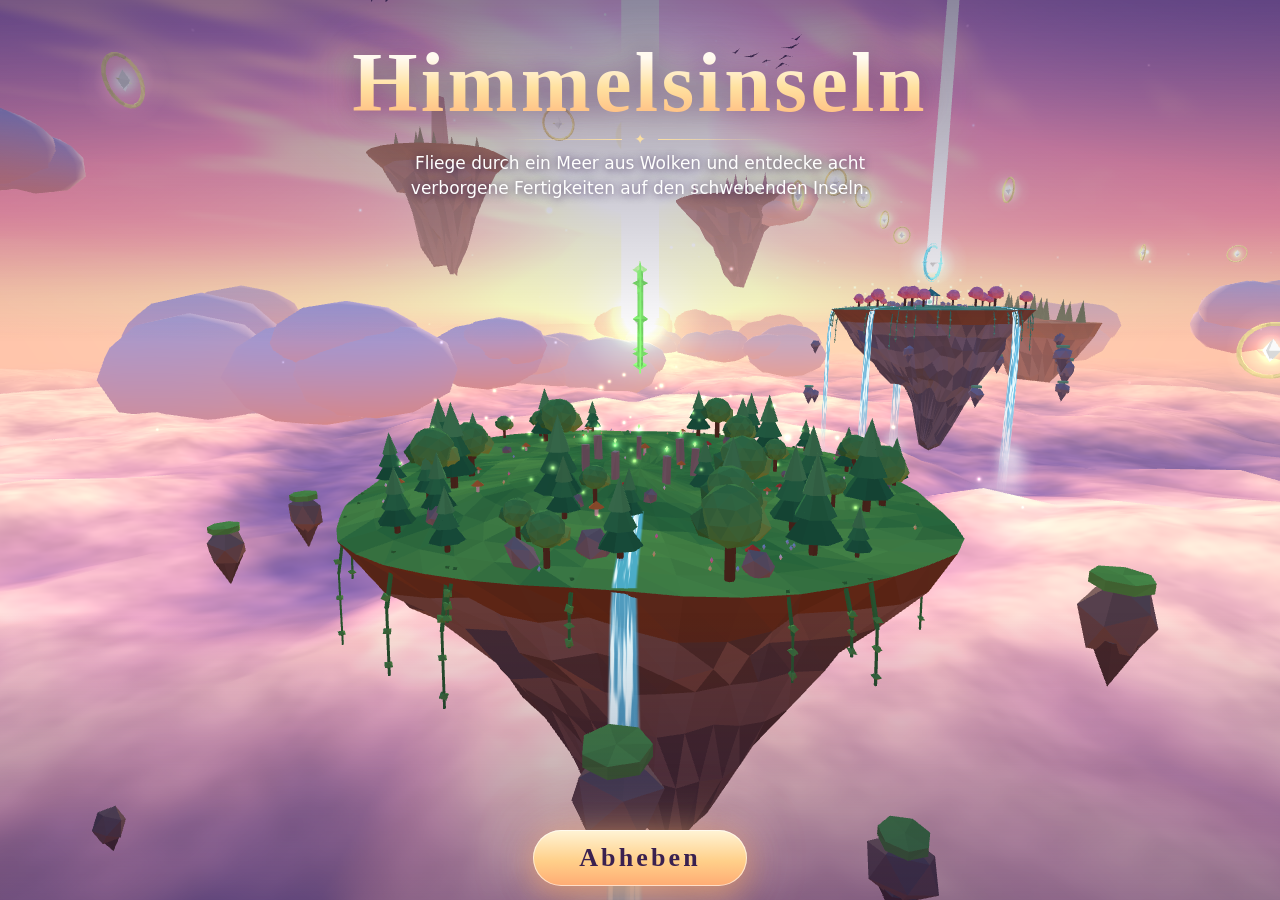
<file: himmelsinseln/index.html>
<!doctype html>
<html lang="de">
<head>
<meta charset="utf-8">
<title>Himmelsinseln</title>
<meta name="viewport" content="width=device-width, initial-scale=1, maximum-scale=1, user-scalable=no, viewport-fit=cover">
<meta name="description" content="Fliege durch ein Meer aus Wolken und entdecke acht verborgene Fertigkeiten.">
<meta name="theme-color" content="#2b2f6e">
<meta name="mobile-web-app-capable" content="yes">
<meta name="apple-mobile-web-app-capable" content="yes">
<meta name="apple-mobile-web-app-status-bar-style" content="black-translucent">
<meta name="apple-mobile-web-app-title" content="Himmelsinseln">
<meta name="format-detection" content="telephone=no">
<link rel="manifest" href="./manifest.webmanifest">
<link rel="icon" type="image/png" sizes="192x192" href="./icons/icon-192.png">
<link rel="apple-touch-icon" href="./icons/apple-touch-icon.png">
<script type="importmap">{"imports":{"three":"./vendor/three.module.min.js"}}</script>
<style>
:root{
  --gold:#ffe1a0; --gold2:#ffb86b; --ink:#1b1740; --glass:rgba(28,22,66,.42); --line:rgba(255,235,200,.28);
  --st:env(safe-area-inset-top,0px); --sr:env(safe-area-inset-right,0px); --sb:env(safe-area-inset-bottom,0px); --sl:env(safe-area-inset-left,0px);
  --serif: ui-serif,"Iowan Old Style","Palatino Linotype",Palatino,"Book Antiqua",Georgia,serif;
  --sans: system-ui,-apple-system,"Segoe UI",Roboto,"Helvetica Neue",Arial,sans-serif;
}
*{box-sizing:border-box;-webkit-tap-highlight-color:transparent}
html,body{margin:0;height:100%;overflow:hidden;background:#2b2f6e;color:#fff;font-family:var(--sans);
  touch-action:none;overscroll-behavior:none;-webkit-user-select:none;user-select:none;-webkit-touch-callout:none}
body{position:fixed;inset:0;background:linear-gradient(#2b2f6e,#b78ad0 55%,#ffc7a6)}
canvas#c{position:fixed;inset:0;width:100%;height:100%;display:block;touch-action:none}
button{font:inherit;color:inherit;border:0;background:none;cursor:pointer;touch-action:none}
.hidden{display:none!important}

/* ---------- HUD ---------- */
#hud{position:fixed;inset:0;pointer-events:none;opacity:0;transition:opacity .8s}
#hud.on{opacity:1}
#top{position:absolute;left:calc(var(--sl) + 12px);right:calc(var(--sr) + 12px);top:calc(var(--st) + 10px);
  display:flex;align-items:flex-start;justify-content:space-between;gap:8px}
.pill{pointer-events:auto;background:var(--glass);border:1px solid var(--line);border-radius:999px;
  -webkit-backdrop-filter:blur(10px);backdrop-filter:blur(10px);box-shadow:0 4px 18px rgba(20,10,60,.25);
  text-shadow:0 1px 2px rgba(20,10,60,.5)}
#count{display:flex;align-items:center;gap:9px;padding:7px 14px 7px 11px;font-weight:600;font-size:14px;letter-spacing:.02em}
#count .star{color:var(--gold);font-size:16px;filter:drop-shadow(0 0 6px rgba(255,210,130,.9))}
#count small{font-weight:500;opacity:.85;font-size:12px}
#dots{display:flex;gap:4px}
#dots i{width:8px;height:8px;border-radius:50%;background:rgba(255,255,255,.22);border:1px solid rgba(255,255,255,.3);transition:all .5s}
#dots i.on{background:var(--c,#ffe1a0);border-color:#fff;box-shadow:0 0 8px var(--c,#ffe1a0)}
#compass{display:flex;align-items:center;gap:9px;padding:6px 14px 6px 8px;font-size:13px;min-width:0}
#arrow{width:28px;height:28px;flex:none;border-radius:50%;background:rgba(255,255,255,.12);display:grid;place-items:center}
#arrow svg{width:18px;height:18px;transition:transform .12s linear;filter:drop-shadow(0 0 5px rgba(255,220,150,.9))}
#compass b{display:block;font-family:var(--serif);font-weight:600;letter-spacing:.03em;white-space:nowrap}
#compass span{display:block;font-size:11px;opacity:.85;font-variant-numeric:tabular-nums;white-space:nowrap}
#mute{width:38px;height:38px;display:grid;place-items:center;font-size:17px;flex:none}
#toast{position:absolute;left:50%;top:calc(var(--st) + 62px);transform:translateX(-50%);padding:8px 16px;font-size:13px;
  max-width:86vw;text-align:center;opacity:0;transition:opacity .6s;border-radius:16px;pointer-events:none}
#toast.on{opacity:1}

#stickzone{position:absolute;left:0;top:0;bottom:0;width:50%;pointer-events:auto}
#stick{position:absolute;left:calc(var(--sl) + 34px);bottom:calc(var(--sb) + 30px);width:116px;height:116px;border-radius:50%;
  background:radial-gradient(circle,rgba(255,255,255,.05) 40%,rgba(255,255,255,.16));border:1.5px solid rgba(255,240,210,.4);
  box-shadow:inset 0 0 22px rgba(255,220,170,.18),0 4px 20px rgba(20,10,60,.2);opacity:.75;transition:opacity .2s;pointer-events:none}
#stick.act{opacity:1}
#knob{position:absolute;left:50%;top:50%;width:52px;height:52px;margin:-26px 0 0 -26px;border-radius:50%;
  background:radial-gradient(circle at 35% 30%,#fff6dc,#ffc98a 60%,#e89a66);box-shadow:0 0 18px rgba(255,205,140,.75),0 3px 8px rgba(40,20,60,.35)}
#btns{position:absolute;right:calc(var(--sr) + 26px);bottom:calc(var(--sb) + 26px);display:flex;align-items:flex-end;gap:14px;pointer-events:none}
.rb{pointer-events:auto;border-radius:50%;display:grid;place-items:center;text-align:center;font-weight:700;letter-spacing:.04em;
  text-shadow:0 1px 3px rgba(40,10,60,.6);transition:transform .08s,filter .08s;border:1.5px solid rgba(255,240,210,.5);
  -webkit-backdrop-filter:blur(8px);backdrop-filter:blur(8px)}
.rb.dn{transform:scale(.93);filter:brightness(1.3)}
#boost{width:96px;height:96px;font-size:14px;
  background:radial-gradient(circle,rgba(60,30,90,.55) 58%,transparent 59%),conic-gradient(#ffd98a calc(var(--e,60)*1%),rgba(255,255,255,.16) 0);
  box-shadow:0 0 24px rgba(255,190,110,.35)}
#boost small{display:block;font-size:20px;line-height:1}
#brake{width:62px;height:62px;font-size:10.5px;background:rgba(40,60,120,.45)}
#brake small{display:block;font-size:16px;line-height:1.1}

/* ---------- overlays ---------- */
.ov{position:fixed;inset:0;display:grid;place-items:center;padding:calc(var(--st) + 14px) calc(var(--sr) + 16px) calc(var(--sb) + 14px) calc(var(--sl) + 16px);
  transition:opacity .7s;z-index:5}
.ov.out{opacity:0;pointer-events:none}
#start{background:linear-gradient(rgba(24,16,60,.5),rgba(24,16,60,0) 38%,rgba(24,16,60,0) 68%,rgba(24,16,60,.42))}
#start .in{text-align:center;max-width:620px;height:100%;display:flex;flex-direction:column;align-items:center}
#start .sp{flex:1}
h1{font-family:var(--serif);font-weight:600;font-size:clamp(34px,min(10vw,17vh),84px);margin-top:min(3vh,30px)!important;margin:0;letter-spacing:.04em;line-height:1;
  background:linear-gradient(#fffaf0 20%,#ffe1a0 55%,#ffb37a);-webkit-background-clip:text;background-clip:text;color:transparent;
  filter:drop-shadow(0 3px 14px rgba(60,20,90,.55)) drop-shadow(0 0 30px rgba(255,200,140,.35))}
.orn{display:flex;align-items:center;justify-content:center;gap:12px;color:var(--gold);margin:6px 0 4px;font-size:14px;opacity:.95}
.orn::before,.orn::after{content:"";height:1px;width:min(22vw,110px);background:linear-gradient(90deg,transparent,var(--gold))}
.orn::after{transform:scaleX(-1)}
#start p{margin:0 auto;font-size:clamp(14px,2.4vw,17px);line-height:1.45;max-width:30em;text-shadow:0 1px 8px rgba(30,10,60,.8)}
.big{pointer-events:auto;font-family:var(--serif);font-size:clamp(20px,3.6vw,26px);letter-spacing:.12em;padding:13px 46px;border-radius:999px;color:#3a2150;font-weight:700;
  background:linear-gradient(#fff4d6,#ffd08a 55%,#ffab73);box-shadow:0 0 0 1px rgba(255,255,255,.6) inset,0 8px 30px rgba(255,170,100,.55),0 0 60px rgba(255,200,140,.35);
  animation:pulse 2.6s ease-in-out infinite}
.big:active{transform:scale(.96)}
@keyframes pulse{50%{box-shadow:0 0 0 1px rgba(255,255,255,.6) inset,0 8px 40px rgba(255,170,100,.8),0 0 90px rgba(255,200,140,.55)}}
.link{pointer-events:auto;display:inline-block;margin-top:14px;font-size:13px;opacity:.85;text-decoration:underline;text-underline-offset:3px;padding:6px 10px}
#rot{margin:8px 0 10px;font-size:12px;opacity:.8;display:none}
@media (orientation:portrait){#rot{display:block}}
#load{font-size:13px;letter-spacing:.1em;opacity:.9}

.card{pointer-events:auto;background:linear-gradient(160deg,rgba(54,38,110,.86),rgba(30,22,74,.9));border:1px solid rgba(255,225,160,.5);
  border-radius:22px;box-shadow:0 20px 60px rgba(15,5,50,.55),0 0 50px var(--c,rgba(255,210,140,.3));
  -webkit-backdrop-filter:blur(14px);backdrop-filter:blur(14px);text-align:center}
#cardwrap{position:fixed;inset:0;display:flex;justify-content:center;align-items:flex-start;pointer-events:none;z-index:4;padding:calc(var(--st) + 58px) 16px 0}
#card{width:min(540px,92vw);padding:12px 20px 12px 14px;transform:translateY(-20px) scale(.9);opacity:0;transition:transform .5s cubic-bezier(.2,1.4,.4,1),opacity .4s;
  display:grid;grid-template-columns:auto 1fr;column-gap:14px;align-items:center;text-align:left;pointer-events:none}
#card.on{transform:none;opacity:1;pointer-events:auto}
#card .ic{font-size:46px;line-height:1;grid-row:1 / span 5;filter:drop-shadow(0 0 16px var(--c,#ffe1a0))}
#card .k{font-size:10.5px;letter-spacing:.2em;text-transform:uppercase;color:var(--gold)}
#card h2{font-family:var(--serif);margin:1px 0 0;font-size:23px;letter-spacing:.03em;line-height:1.15}
#card .isl{font-size:11.5px;opacity:.75;margin-bottom:4px}
#card p{margin:0;font-size:13.5px;line-height:1.4;opacity:.95}
#card .tap{font-size:10.5px;opacity:.5;margin-top:4px}
@media (max-width:480px){#count small{display:none}#count{padding:7px 10px;gap:7px}#dots{gap:3px}#dots i{width:7px;height:7px}#compass{padding-right:11px}
  #cardwrap{padding-top:calc(var(--st) + 64px)}#toast{top:calc(var(--st) + 60px)}}

#panel,#fin{background:rgba(20,14,56,.55);-webkit-backdrop-filter:blur(6px);backdrop-filter:blur(6px)}
#panel .card,#fin .card{width:min(620px,94vw);max-height:100%;overflow:auto;padding:18px 20px;touch-action:pan-y}
.card h3{font-family:var(--serif);font-size:24px;margin:0 0 4px;letter-spacing:.04em;color:var(--gold)}
.card .sub{font-size:13px;opacity:.8;margin-bottom:12px}
#grid{display:grid;grid-template-columns:repeat(auto-fill,minmax(128px,1fr));gap:8px;margin-bottom:14px}
#grid div{border:1px solid rgba(255,255,255,.16);border-radius:14px;padding:9px 6px;background:rgba(255,255,255,.05);font-size:12px;opacity:.55}
#grid div.on{opacity:1;border-color:var(--c);box-shadow:0 0 14px -4px var(--c) inset}
#grid div b{display:block;font-family:var(--serif);font-size:14px;margin-top:2px}
#grid div i{font-style:normal;font-size:24px;display:block}
.row{display:flex;gap:10px;justify-content:center;flex-wrap:wrap}
.btn{pointer-events:auto;padding:10px 22px;border-radius:999px;font-weight:600;font-size:14px;border:1px solid var(--line);background:rgba(255,255,255,.1)}
.btn.pri{background:linear-gradient(#fff0cc,#ffc27e);color:#3a2150;border-color:#fff}
#fin .ic{font-size:46px}
</style>
</head>
<body>
<canvas id="c"></canvas>

<div id="hud">
  <div id="stickzone"></div>
  <div id="top">
    <button id="count" class="pill" aria-label="Fertigkeiten anzeigen"><span class="star">✦</span><span><span id="num">0/8</span> <small>Fertigkeiten</small></span><span id="dots"></span></button>
    <div id="compass" class="pill"><div id="arrow"><svg viewBox="0 0 24 24"><path d="M12 2 L19 20 L12 15.5 L5 20 Z" fill="#ffe1a0" stroke="#fff" stroke-width="1" stroke-linejoin="round"/></svg></div><div><b id="tname">–</b><span id="tdist"></span></div></div>
    <button id="mute" class="pill" aria-label="Ton an/aus">🔊</button>
  </div>
  <div id="toast" class="pill"></div>
  <div id="stick"><div id="knob"></div></div>
  <div id="btns">
    <button id="brake" class="rb"><span><small>🪶</small>Schweben</span></button>
    <button id="boost" class="rb"><span><small>✦</small>Schub</span></button>
  </div>
</div>

<div id="cardwrap"><div id="card" class="card"><div class="ic" id="cic"></div><div class="k">Neue Fertigkeit entdeckt</div><h2 id="cname"></h2><div class="isl" id="cisl"></div><p id="cdesc"></p><div class="tap">Tippen zum Weiterfliegen</div></div></div>

<div id="panel" class="ov out hidden"><div class="card"><h3>Fertigkeiten</h3><div class="sub" id="psub"></div><div id="grid"></div>
  <div class="row"><button class="btn pri" id="pclose">Weiterfliegen</button><button class="btn" id="preset">Neu starten</button></div></div></div>

<div id="fin" class="ov out hidden"><div class="card"><div class="ic">🌌</div><h3>Alle Fertigkeiten gemeistert!</h3>
  <p style="margin:6px 0 16px;font-size:15px;line-height:1.5">Die Himmelsinseln erstrahlen in deinem Licht.<br>Das Polarlicht tanzt dir zu Ehren – der Himmel gehört nun dir.</p>
  <div class="row"><button class="btn pri" id="fgo">Weiterfliegen</button><button class="btn" id="freset">Neu starten</button></div></div></div>

<div id="start" class="ov"><div class="in">
  <h1>Himmelsinseln</h1>
  <div class="orn">✦</div>
  <p>Fliege durch ein Meer aus Wolken und entdecke acht verborgene Fertigkeiten auf den schwebenden Inseln.</p>
  <div class="sp"></div>
  <div id="load">Die Inseln erwachen …</div>
  <button id="go" class="big hidden">Abheben</button>
  <button id="sreset" class="link hidden">Neu starten</button>
  <div id="rot">Tipp: Im Querformat ist die Aussicht am schönsten.</div>
</div></div>

<script type="module" src="./game.js"></script>
<script>
if ('serviceWorker' in navigator) {
  window.addEventListener('load', function () {
    navigator.serviceWorker.register('./sw.js').catch(function () {});
  });
}
</script>
</body>
</html>
</file>
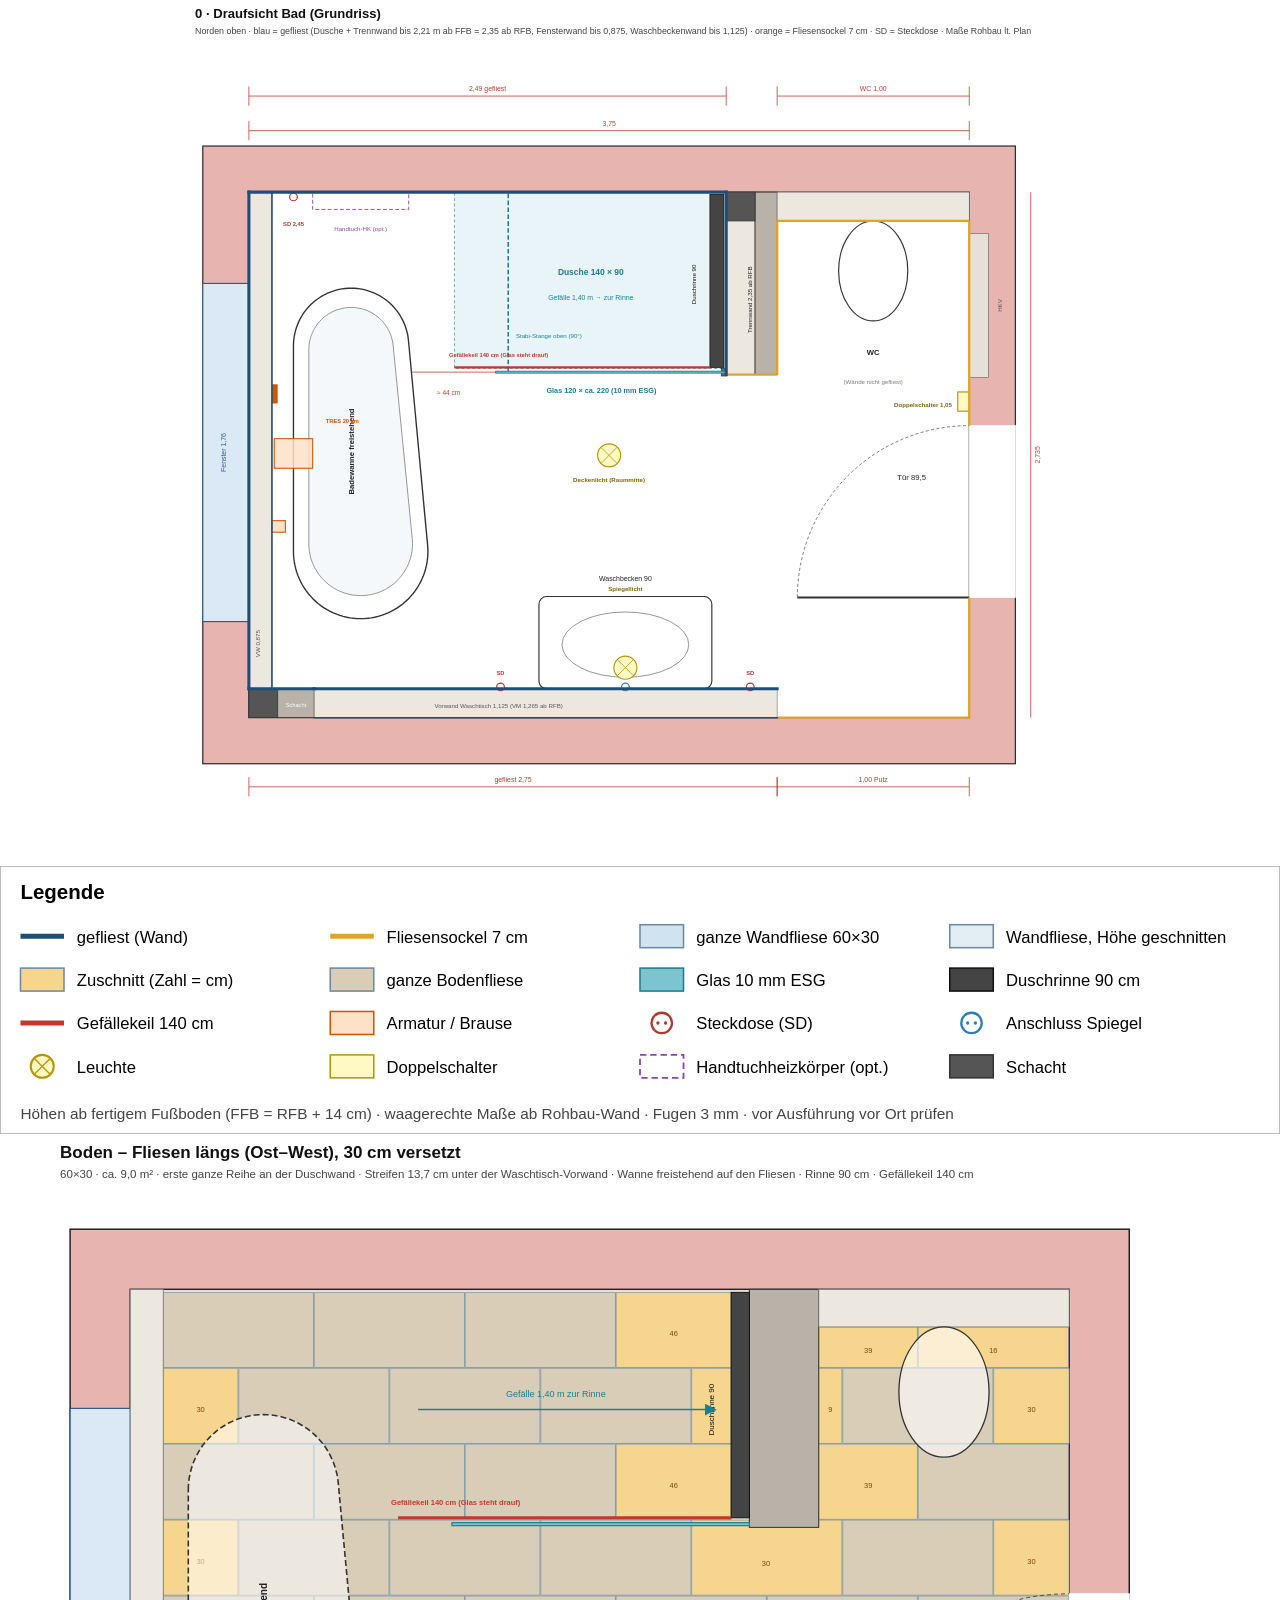
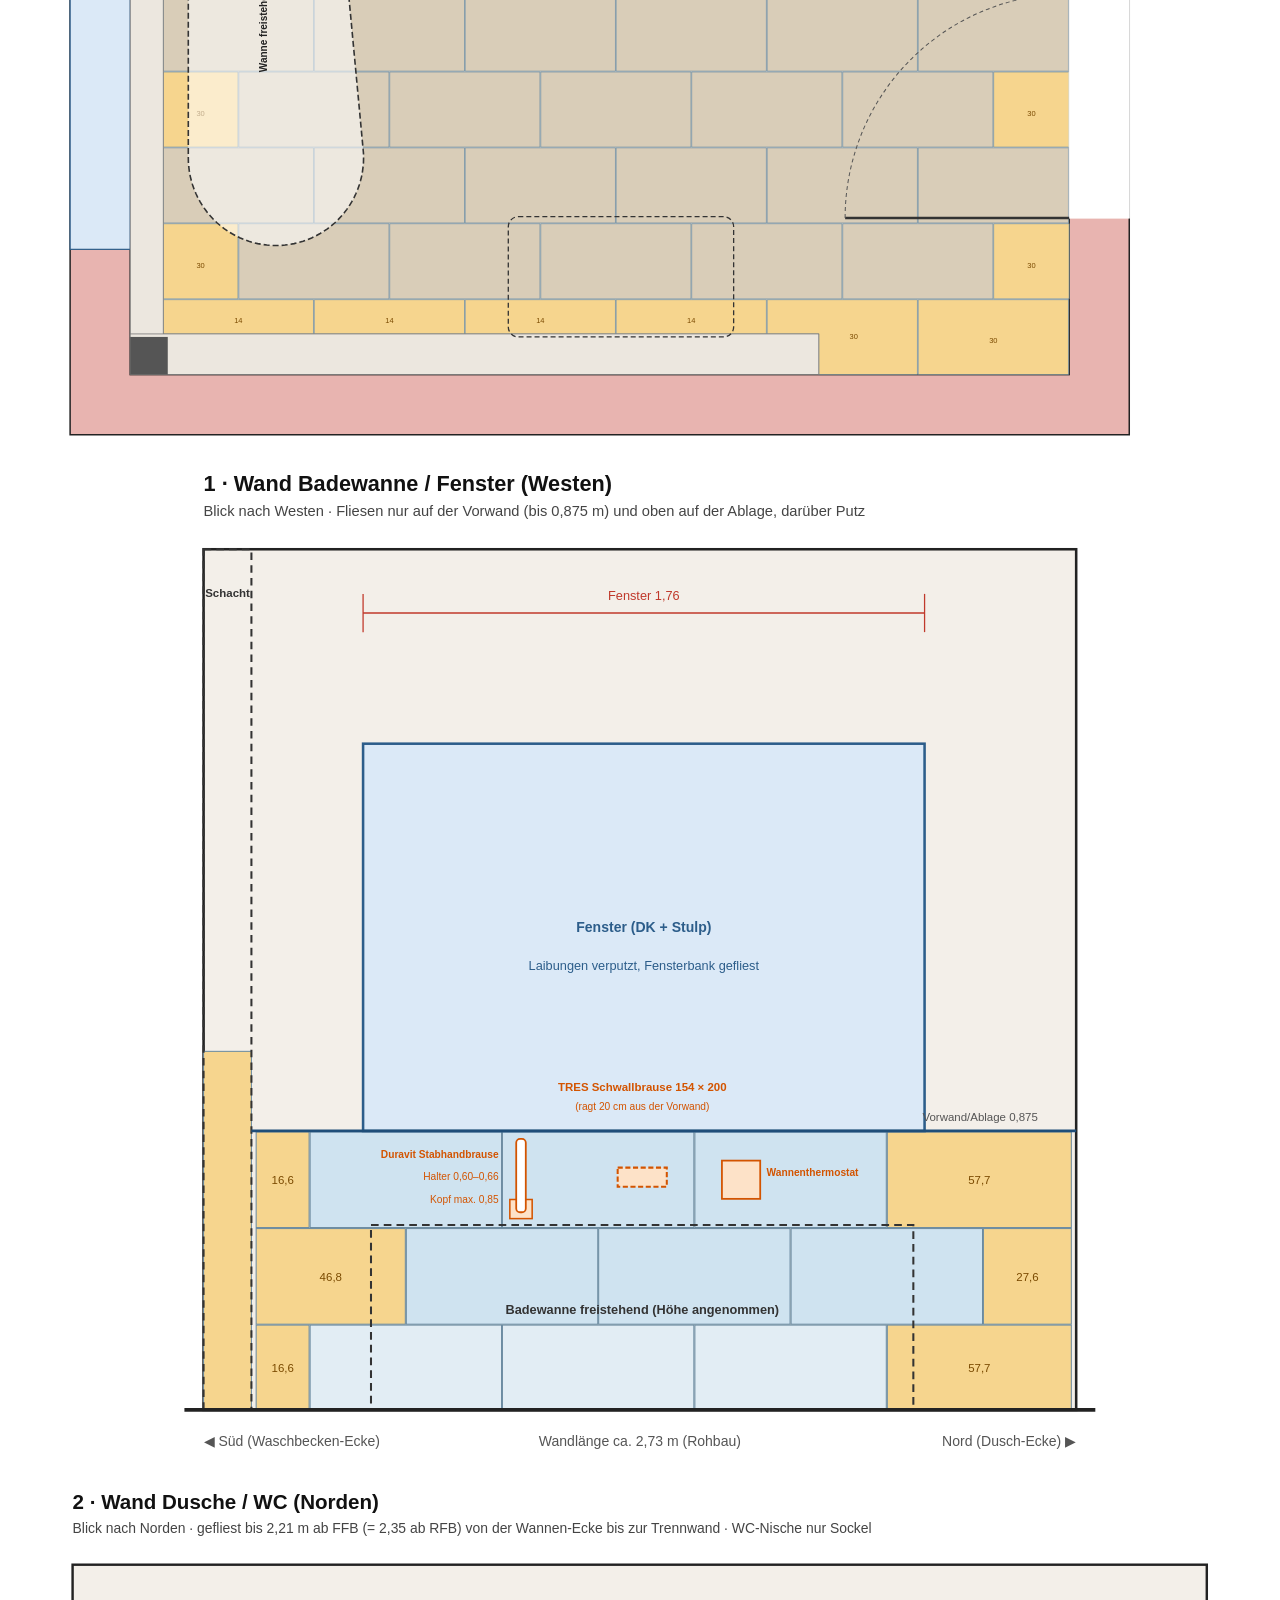
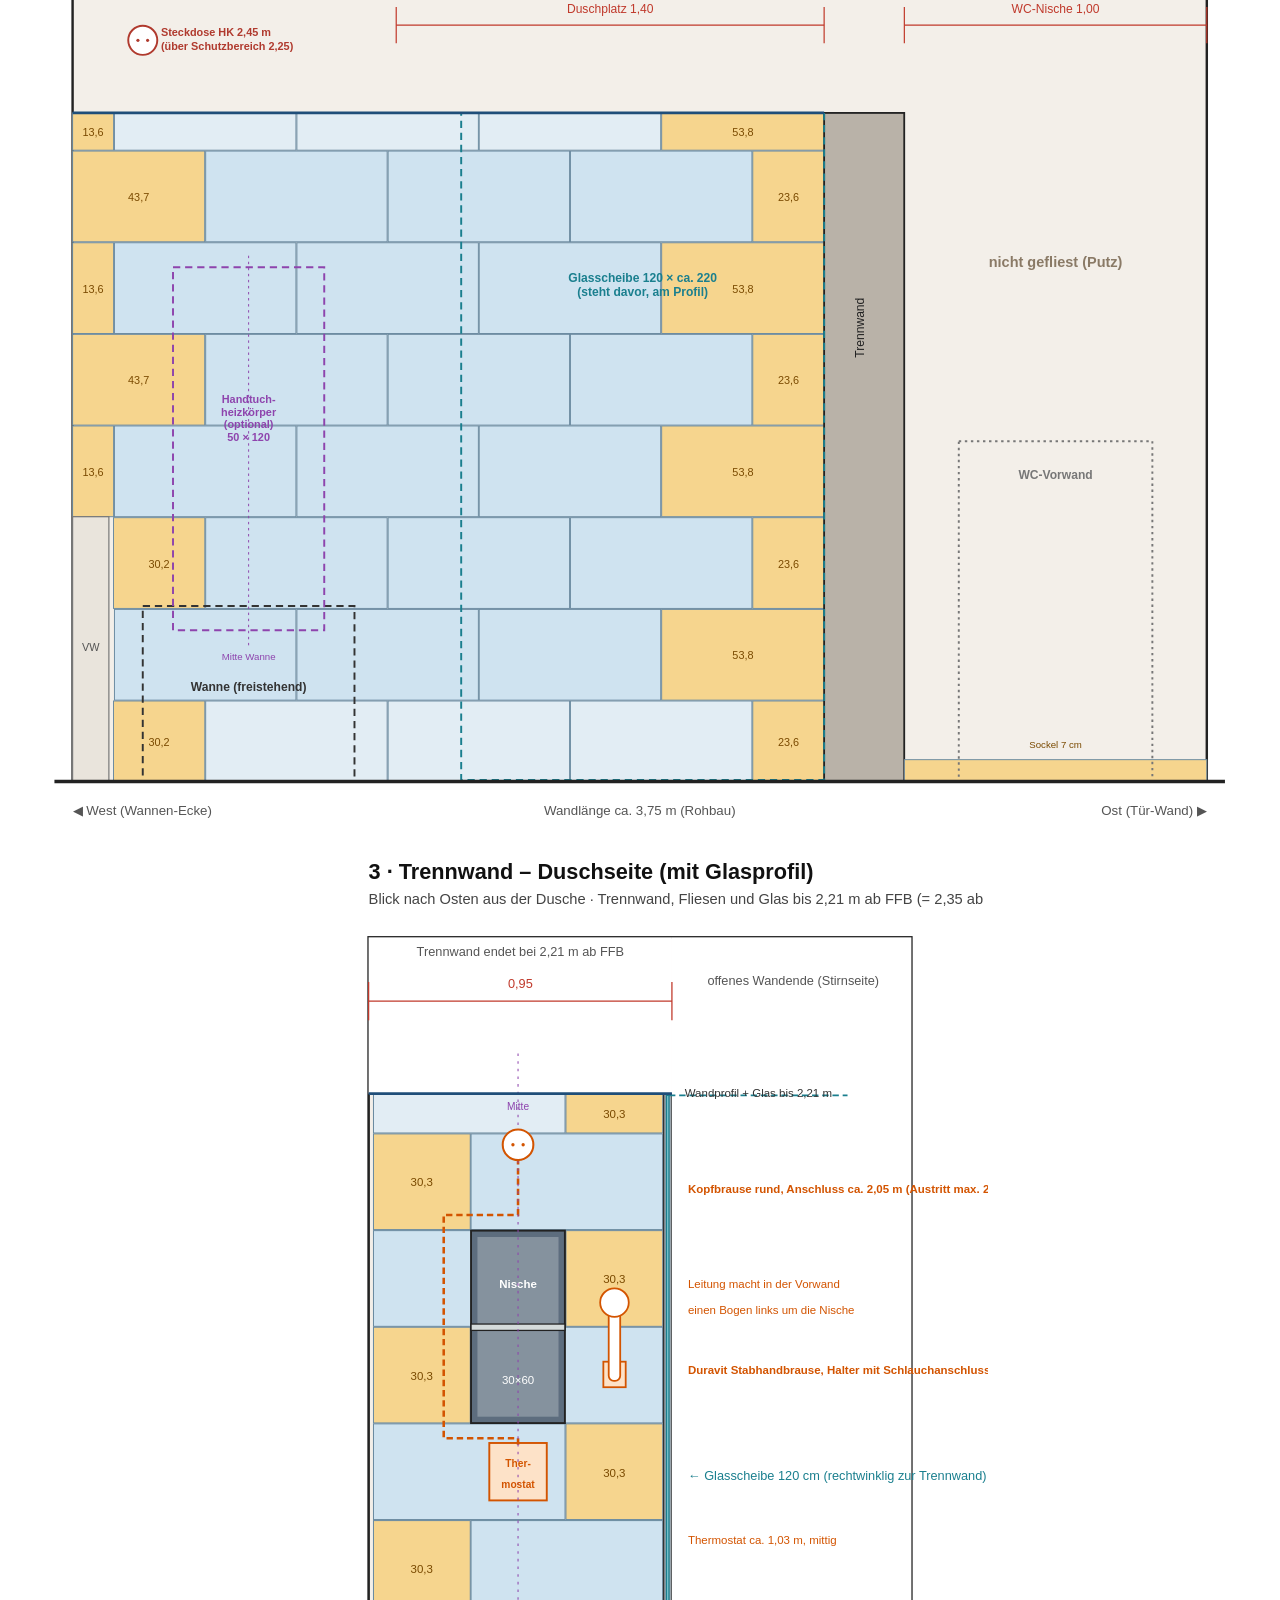
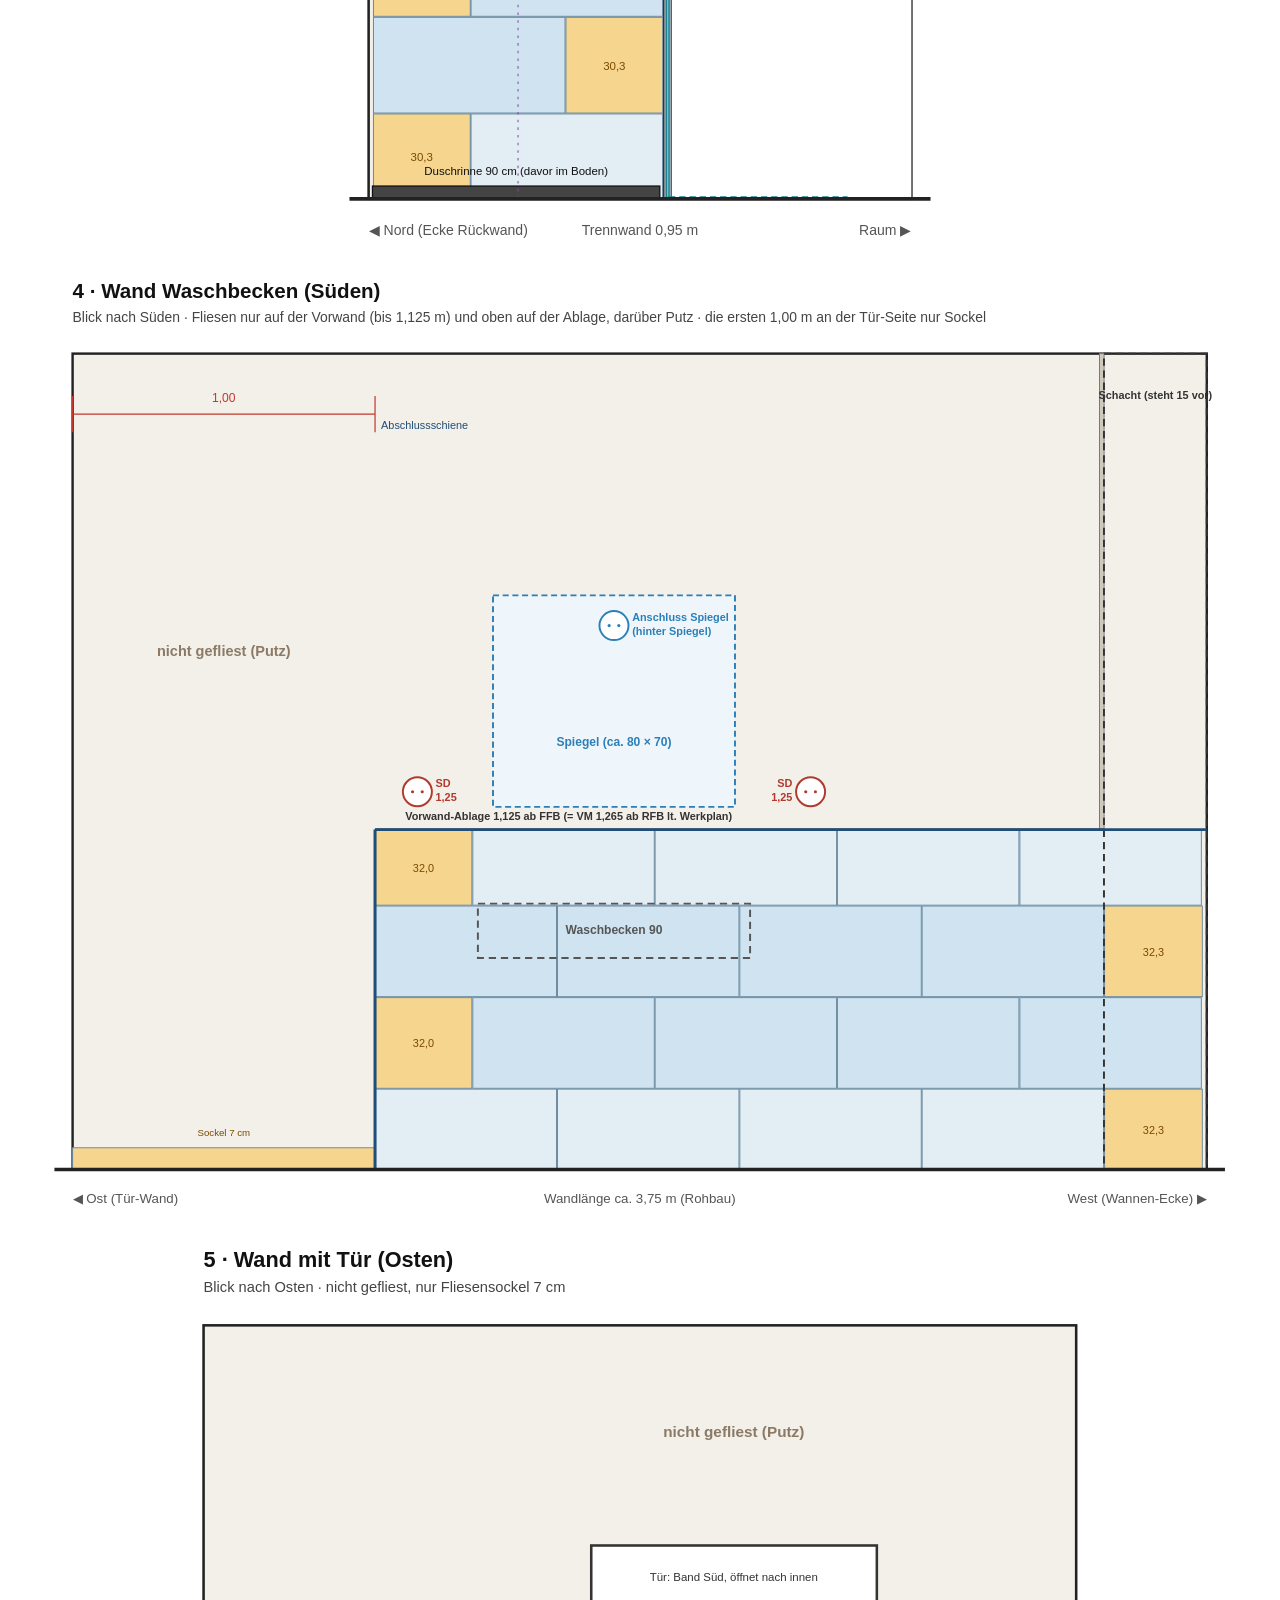
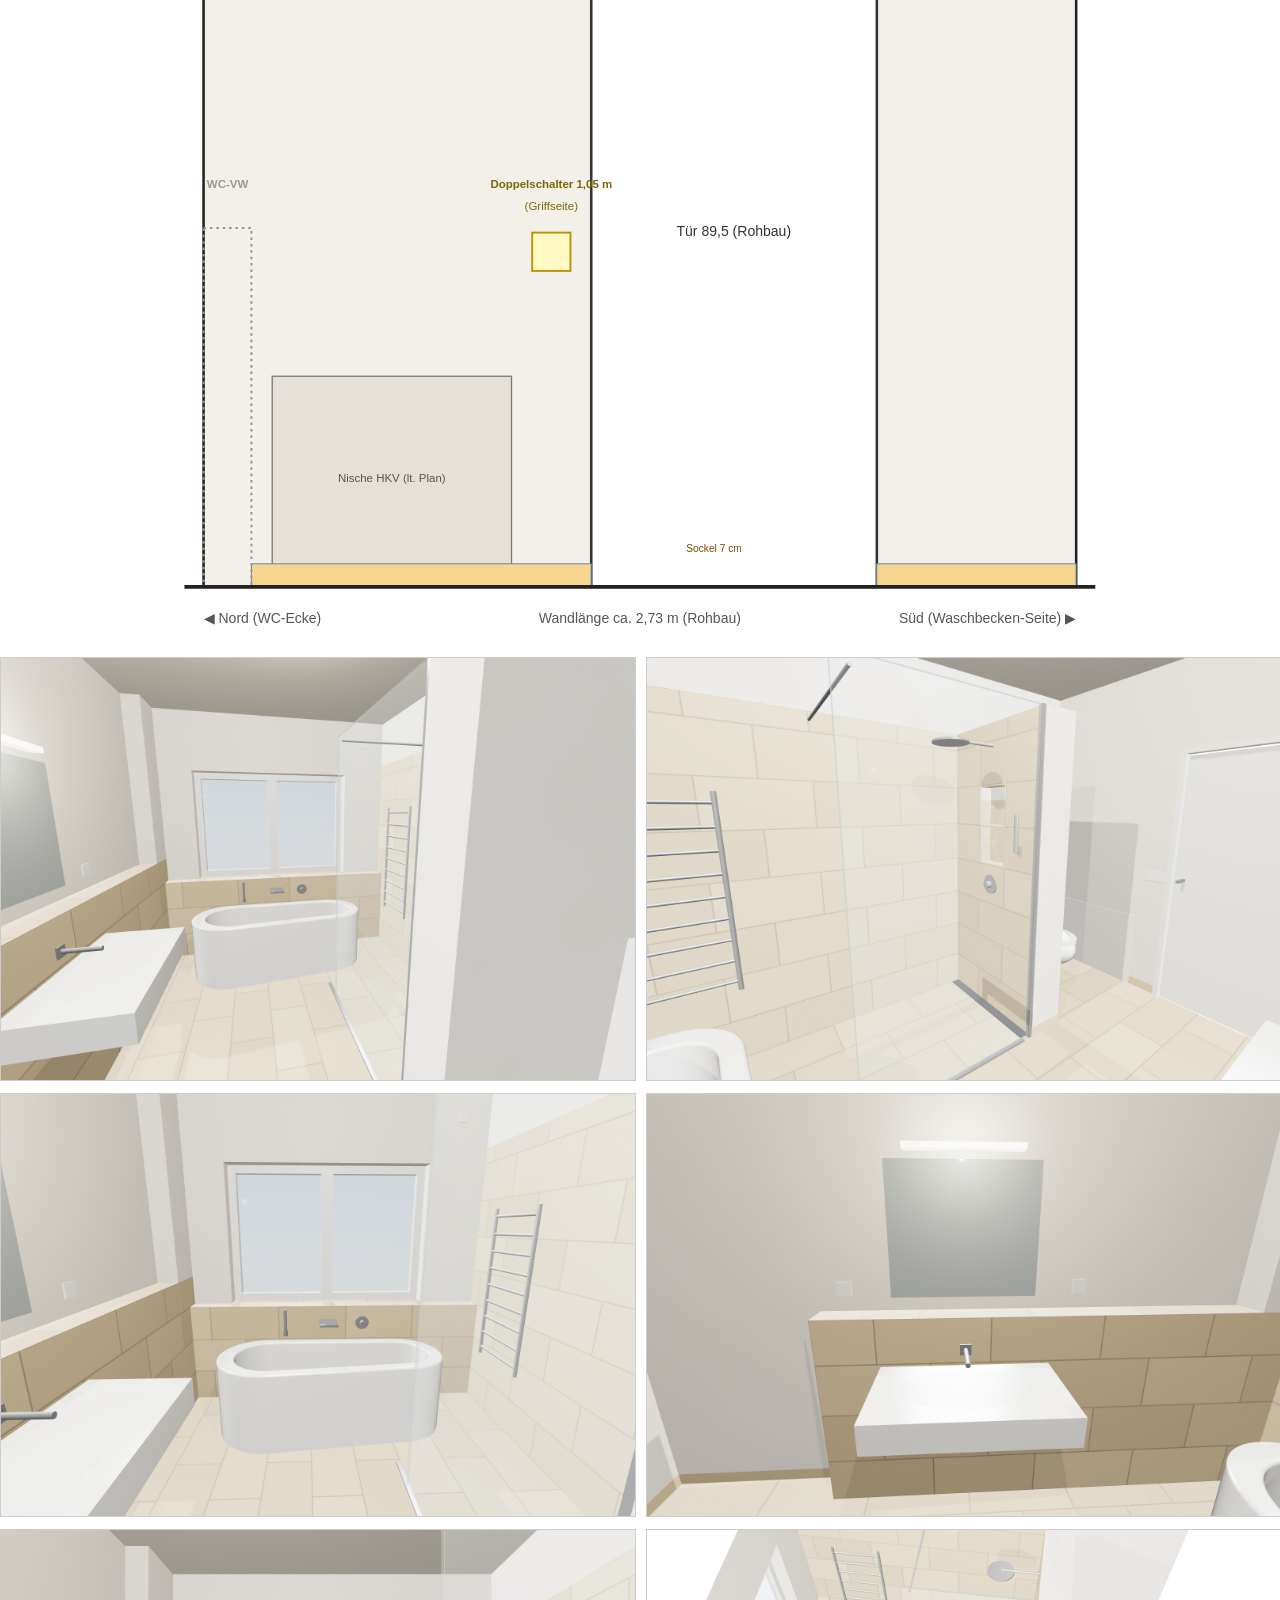
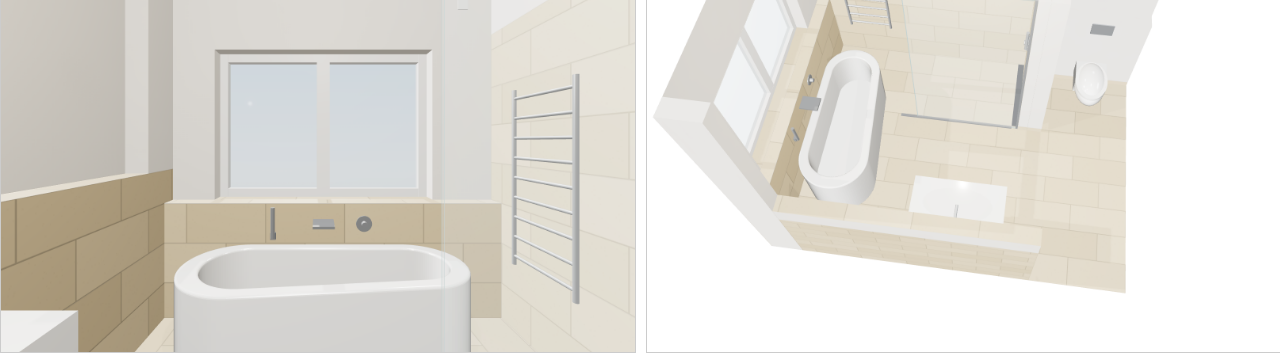
<file: bad-fliesenplan/ausfuehrungsplan/ausfuehrungsplan.html>
<!DOCTYPE html><html lang="de"><head><meta charset="utf-8"><title>Bad DG – Ausführungsplan</title>
<style>@page{size:A4;margin:10mm}body{margin:0;font-family:Helvetica,Arial,sans-serif}
.pg{page-break-after:always;display:flex;flex-direction:column;align-items:center;justify-content:flex-start;gap:4mm}
.pg:last-child{page-break-after:auto}
.pg img{width:100%;object-fit:contain}
.grid{display:grid;grid-template-columns:1fr 1fr;gap:3mm;width:100%}
.grid img{width:100%;border:0.5px solid #ccc}</style></head><body>
<div class="pg"><img src="zeichnungen/00-grundriss.svg" style="max-height:225mm"><img src="zeichnungen/98-legende-klein.svg"></div>
<div class="pg"><img src="zeichnungen/01-boden.svg" style="max-height:270mm"></div>
<div class="pg"><img src="zeichnungen/02-wand1-fenster.svg" style="max-height:270mm"></div>
<div class="pg"><img src="zeichnungen/03-wand2-dusche.svg" style="max-height:270mm"></div>
<div class="pg"><img src="zeichnungen/04-wand3-trennwand.svg" style="max-height:270mm"></div>
<div class="pg"><img src="zeichnungen/05-wand4-waschbecken.svg" style="max-height:270mm"></div>
<div class="pg"><img src="zeichnungen/06-wand5-tuer.svg" style="max-height:270mm"></div>
<div class="pg"><div class="grid">
<img src="../visualisierung/varianten/variante1-eingang.png"><img src="../visualisierung/varianten/variante1-dusche.png">
<img src="../visualisierung/varianten/variante1-wanne.png"><img src="../visualisierung/varianten/variante1-waschbecken.png">
<img src="../visualisierung/varianten/variante1-fensterwand.png"><img src="../visualisierung/varianten/variante1-oben.png">
</div></div>
</body></html>
</file>
